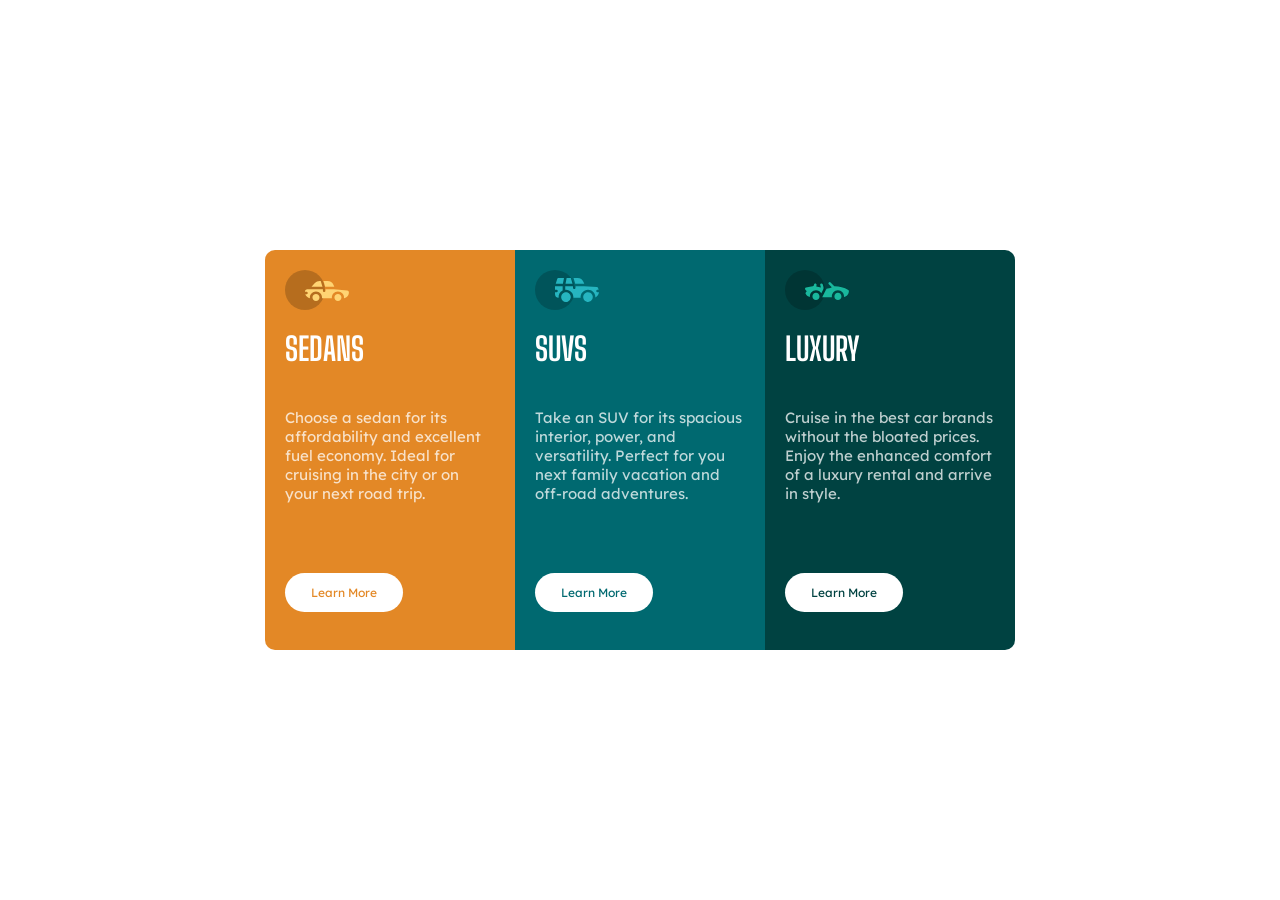
<file: index.html>
<!DOCTYPE html>
<html lang="br">
  <head>
    <meta charset="UTF-8" />
    <meta name="viewport" content="width=device-width, initial-scale=1.0" />
    <link rel="stylesheet" href="./src/styles/styles.css" />
    <link rel="preconnect" href="https://fonts.googleapis.com" />
    <link rel="preconnect" href="https://fonts.gstatic.com" crossorigin />
    <link
      href="https://fonts.googleapis.com/css2?family=Big+Shoulders+Display:wght@700&family=Lexend+Deca&display=swap"
      rel="stylesheet"
    />
    <title>Column preview card component</title>
  </head>
  <body>
    <div class="principal">
      <div class="sedan">
        <img src="./src/assets/images/icon-sedans.svg" />
        <h1>SEDANS</h1>
        <p>
          Choose a sedan for its affordability and excellent fuel economy. Ideal
          for cruising in the city or on your next road trip.
        </p>
        <button class="button-1">Learn More</button>
      </div>

      <div class="suvs">
        <img src="./src/assets/images/icon-suvs.svg" />
        <h1>SUVS</h1>
        <p>
          Take an SUV for its spacious interior, power, and versatility. Perfect
          for you next family vacation and off-road adventures.
        </p>
        <button class="button-2">Learn More</button>
      </div>
      <div class="luxury">
        <img src="./src/assets/images/icon-luxury.svg" />
        <h1>LUXURY</h1>
        <p>
          Cruise in the best car brands without the bloated prices. Enjoy the
          enhanced comfort of a luxury rental and arrive in style.
        </p>
        <button class="button-3">Learn More</button>
      </div>
    </div>
  </body>
</html>
</file>
<file: src/styles/styles.css>
* {
  margin: 0;
  padding: 0;
  box-sizing: border-box;
  font-family: "Lexend Deca", sans-serif;
}
body {
  height: 100vh;
  display: flex;
  justify-content: center;
  align-items: center;
}
.principal {
  display: flex;
  justify-content: center;
  align-items: center;
  border-radius: 10px;
  overflow: hidden;
  /* tudo que esta fora da div, ele esconde */
}
h1 {
  font-family: "Big Shoulders Display", sans-serif;
  padding: 20px 0;
}
p {
  font-size: 15px;
  margin-bottom: 50px;
  padding: 20px 0;
  color: hsla(0, 0%, 100%, 0.75);
}
.sedan {
  background-color: hsl(31, 77%, 52%);
  padding: 20px;
  color: white;
  display: flex;
  flex-direction: column;
  align-items: flex-start;
  width: 250px;
  height: 400px;
}
.button-1 {
  border-radius: 22px;
  padding: 12px 26px;
  background-color: white;
  color: hsl(31, 77%, 52%);
  font-size: 12px;
  border: none;
}
.suvs {
  background-color: hsl(184, 100%, 22%);
  padding: 20px;
  color: white;
  display: flex;
  flex-direction: column;
  align-items: flex-start;
  width: 250px;
  height: 400px;
}
.button-2 {
  border-radius: 20px;
  padding: 12px 26px;
  background-color: white;
  color: hsl(184, 100%, 22%);
  font-size: 12px;
  border: none;
}
.luxury {
  background-color: hsl(179, 100%, 13%);
  padding: 20px;
  color: white;
  display: flex;
  flex-direction: column;
  align-items: flex-start;
  width: 250px;
  height: 400px;
}
.button-3 {
  border-radius: 22px;
  padding: 12px 26px;
  background-color: white;
  color: hsl(179, 100%, 13%);
  font-size: 12px;
  border: none;
}
@media screen and (max-width: 425px) {
  body {
    height: 100%;
  }
  .principal {
    flex-direction: column;
    margin: 30px auto;
  }
}
</file>
